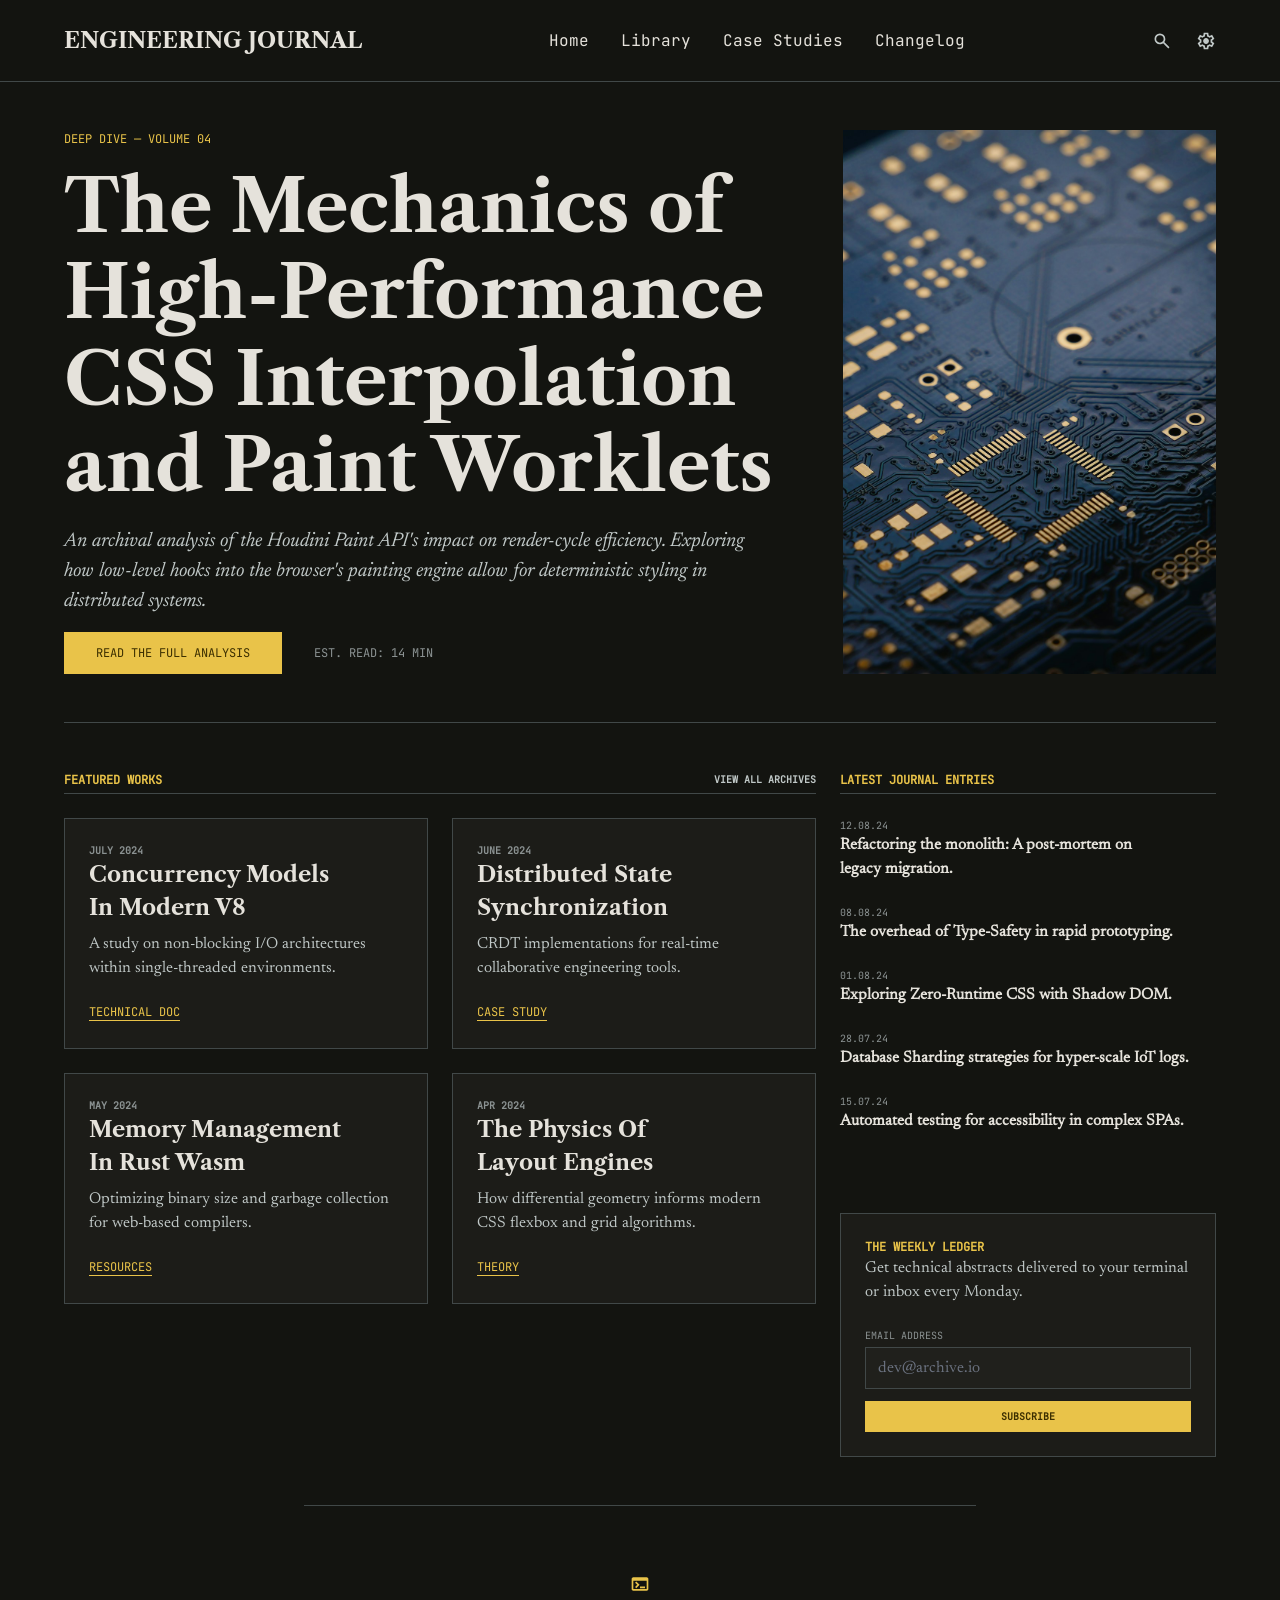
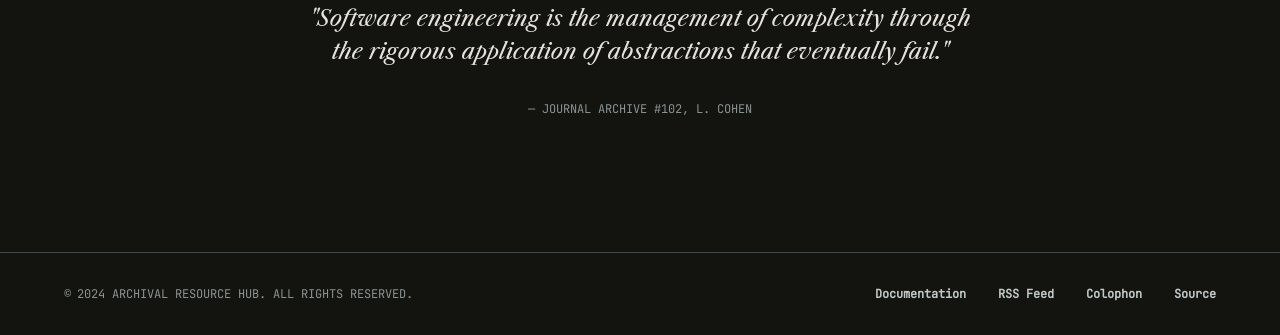
<file: index.html>
<!DOCTYPE html>
<html lang="en">

<head>
    <meta charset="UTF-8">
    <meta name="viewport" content="width=device-width, initial-scale=1.0">
    <title>Engineering Journal</title>
    <link rel="stylesheet" href="css/styles.css">
    <script src="js/main.js" defer></script>
</head>

<body>
    <nav class="nav" aria-label="Primary navigation">
        <a href="#" class="nav__brand">engineering journal</a>
        <button id="navToggle" class="nav__toggle" aria-expanded="false" aria-controls="navMenu"
            aria-label="Open navigation menu">
            <svg viewBox="0 0 100 100" aria-hidden="true">
                <rect class="line top" width="80" height="10" x="10" y="25" rx="5">
                </rect>
                <rect class="line middle" width="80" height="10" x="10" y="45" rx="5">
                </rect>
                <rect class="line bottom" width="80" height="10" x="10" y="65" rx="5">
                </rect>
            </svg>
        </button>
        <div id="navMenu" class="nav__body" aria-hidden="true">
            <ul class="nav__list">
                <li class="nav__item"><a href="" class="nav__link">home</a></li>
                <li class="nav__item"><a href="" class="nav__link">library</a></li>
                <li class="nav__item"><a href="" class="nav__link">case studies</a></li>
                <li class="nav__item"><a href="" class="nav__link">changelog</a></li>
            </ul>
            <div class="nav__icons">
                <button class="nav__icon nav__icon--search" aria-label="Search">
                    <svg xmlns="http://www.w3.org/2000/svg" viewBox="0 -960 960 960" aria-hidden="true">
                        <path
                            d="M784-120 532-372q-30 24-69 38t-83 14q-109 0-184.5-75.5T120-580q0-109 75.5-184.5T380-840q109 0 184.5 75.5T640-580q0 44-14 83t-38 69l252 252-56 56ZM380-400q75 0 127.5-52.5T560-580q0-75-52.5-127.5T380-760q-75 0-127.5 52.5T200-580q0 75 52.5 127.5T380-400Z" />
                    </svg>
                </button>
                <button class="nav__icon nav__icon--settings" aria-label="Settings">
                    <svg xmlns="http://www.w3.org/2000/svg" viewBox="0 -960 960 960" aria-hidden="true">
                        <path
                            d="m370-80-16-128q-13-5-24.5-12T307-235l-119 50L78-375l103-78q-1-7-1-13.5v-27q0-6.5 1-13.5L78-585l110-190 119 50q11-8 23-15t24-12l16-128h220l16 128q13 5 24.5 12t22.5 15l119-50 110 190-103 78q1 7 1 13.5v27q0 6.5-2 13.5l103 78-110 190-118-50q-11 8-23 15t-24 12L590-80H370Zm70-80h79l14-106q31-8 57.5-23.5T639-327l99 41 39-68-86-65q5-14 7-29.5t2-31.5q0-16-2-31.5t-7-29.5l86-65-39-68-99 42q-22-23-48.5-38.5T533-694l-13-106h-79l-14 106q-31 8-57.5 23.5T321-633l-99-41-39 68 86 64q-5 15-7 30t-2 32q0 16 2 31t7 30l-86 65 39 68 99-42q22 23 48.5 38.5T427-266l13 106Zm42-180q58 0 99-41t41-99q0-58-41-99t-99-41q-59 0-99.5 41T342-480q0 58 40.5 99t99.5 41Zm-2-140Z" />
                    </svg>
                </button>
            </div>
        </div>
    </nav>
    <main class="content">
        <div class="hero">
            <div class="hero__content">
                <p class="hero__eyebrow">deep dive — volume 04</p>
                <p class="hero__heading">The Mechanics of
                    High-Performance
                    CSS Interpolation
                    and Paint Worklets</p>
                <p class="hero__quote">An archival analysis of the Houdini Paint API's impact on render-cycle
                    efficiency. Exploring
                    how low-level hooks into the browser's painting engine allow for deterministic styling in
                    distributed systems.</p>
                <div class="hero__callout">
                    <button class="hero__callout-btn">read the full analysis</button>
                    <p class="hero__callout-text">est. read: 14 min</p>
                </div>
            </div>
            <div class="hero__image-container">
                <img src="/assets/images/circuit-board.jpg" class="hero__image" alt="Circuit Board">
            </div>
        </div>

        <div class="main-content">
            <div class="main-content__intro">
                <h2 class="main-content__intro-heading">featured works</h2>
                <a href="" class="main-content__intro-link">view all archives</a>
            </div>
            <div class="main-content__cards">
                <div class="main-content__card">
                    <p class="main-content__card-date">july 2024</p>
                    <h2 class="main-content__card-heading">concurrency models in modern v8</h2>
                    <p class="main-content__card-description">A study on non-blocking I/O architectures
                        within single-threaded environments.</p>
                    <a href="" class="main-content__card-link">technical doc</a>
                </div>
                <div class="main-content__card">
                    <p class="main-content__card-date">june 2024</p>
                    <h2 class="main-content__card-heading">distributed state synchronization</h2>
                    <p class="main-content__card-description">CRDT implementations for real-time
                        collaborative engineering tools.</p>
                    <a href="" class="main-content__card-link">case study</a>
                </div>
                <div class="main-content__card">
                    <p class="main-content__card-date">may 2024</p>
                    <h2 class="main-content__card-heading">memory management in rust <span>wasm</span></h2>
                    <p class="main-content__card-description">Optimizing binary size and garbage
                        collection for web-based compilers.</p>
                    <a href="" class="main-content__card-link">resources</a>
                </div>
                <div class="main-content__card">
                    <p class="main-content__card-date">apr 2024</p>
                    <h2 class="main-content__card-heading">the physics of layout engines</h2>
                    <p class="main-content__card-description">How differential geometry informs modern
                        CSS flexbox and grid algorithms.</p>
                    <a href="" class="main-content__card-link">theory</a>
                </div>
            </div>
            <div class="main-content__journal-intro">
                <h2 class="main-content__journal-heading">latest journal entries</h2>
            </div>
            <div class="main-content__aside">
                <div class="main-content__journal-entries">
                    <div class="journal-entry">
                        <p class="journal-entry__date">12.08.24</p>
                        <p class="journal-entry__text">Refactoring the monolith: A post-mortem on legacy
                            migration.</p>
                    </div>
                    <div class="journal-entry">
                        <p class="journal-entry__date">08.08.24</p>
                        <p class="journal-entry__text">The overhead of Type-Safety in rapid prototyping.</p>
                    </div>
                    <div class="journal-entry">
                        <p class="journal-entry__date">01.08.24</p>
                        <p class="journal-entry__text">Exploring Zero-Runtime CSS with Shadow DOM.</p>
                    </div>
                    <div class="journal-entry">
                        <p class="journal-entry__date">28.07.24</p>
                        <p class="journal-entry__text">Database Sharding strategies for hyper-scale IoT
                            logs.</p>
                    </div>
                    <div class="journal-entry">
                        <p class="journal-entry__date">15.07.24</p>
                        <p class="journal-entry__text">Automated testing for accessibility in complex
                            SPAs.</p>
                    </div>
                </div>
                <div class="main-content__subscription-box">
                    <h2 class="main-content__subscription-heading">the weekly ledger</h2>
                    <p class="main-content__subscription-description">Get technical abstracts delivered to your terminal
                        or
                        inbox every Monday.</p>
                    <form class="main-content__subscription-form">
                        <div class="main-content__subscription-field-group">
                            <label for="subscription-email" class="main-content__subscription-label">email
                                address</label>
                            <input id="subscription-email" type="email" class="main-content__subscription-field"
                                placeholder="dev@archive.io">
                        </div>
                        <button class="main-content__subscription-button">subscribe</button>
                    </form>
                </div>
            </div>
        </div>

        <div class="quote">
            <svg viewBox="0 -960 960 960" class="quote__icon">
                <path
                    d="M160-160q-33 0-56.5-23.5T80-240v-480q0-33 23.5-56.5T160-800h640q33 0 56.5 23.5T880-720v480q0 33-23.5 56.5T800-160H160Zm0-80h640v-400H160v400Zm140-40-56-56 103-104-104-104 57-56 160 160-160 160Zm180 0v-80h240v80H480Z" />
            </svg>
            <blockquote class="quote__text">"Software engineering is the management of
                complexity through the rigorous application of
                abstractions that eventually fail."</blockquote>
            <p class="quote__cite">— journal archive #102, l. cohen</p>
        </div>
    </main>
    <footer class="footer">
        <div class="footer__copyright-notice">
            <p class="footer__copyright-text"><span class="footer__copyright-icon">&copy;</span>2024 archival resource
                hub. all rights reserved.</p>
        </div>
        <ul class="footer__links">
            <li class="footer__link"><a href="">documentation</a></li>
            <li class="footer__link"><a href=""><span>rss</span> feed</a></li>
            <li class="footer__link"><a href="">colophon</a></li>
            <li class="footer__link"><a href="">source</a></li>
        </ul>
    </footer>
</body>

</html>
</file>
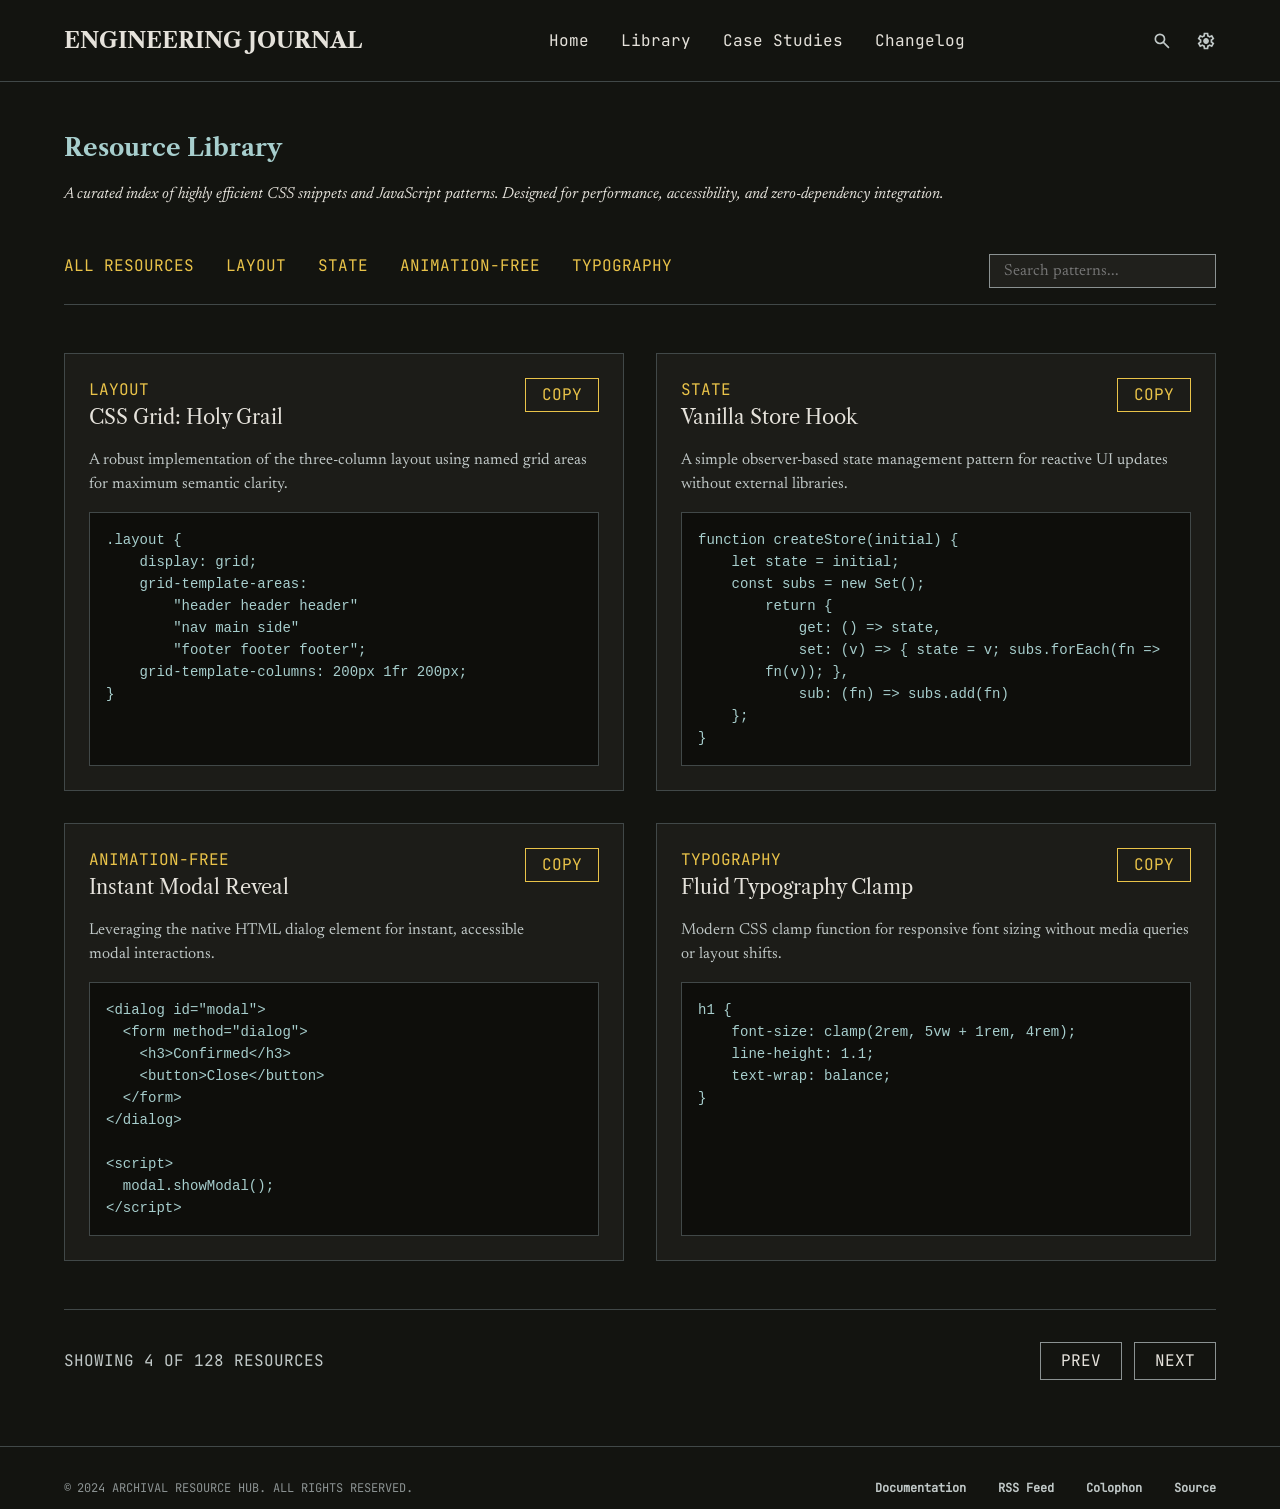
<file: pages/library.html>
<!DOCTYPE html>
<html lang="en">

<head>
    <meta charset="UTF-8">
    <meta name="viewport" content="width=device-width, initial-scale=1.0">
    <title>Engineering Journal</title>
    <link rel="stylesheet" href="../css/styles.css">
    <script src="../js/main.js" defer></script>
</head>

<body>
    <nav class="nav" aria-label="Primary navigation">
        <a href="#" class="nav__brand">engineering journal</a>
        <button id="navToggle" class="nav__toggle" aria-expanded="false" aria-controls="navMenu"
            aria-label="Open navigation menu">
            <svg viewBox="0 0 100 100" aria-hidden="true">
                <rect class="line top" width="80" height="10" x="10" y="25" rx="5">
                </rect>
                <rect class="line middle" width="80" height="10" x="10" y="45" rx="5">
                </rect>
                <rect class="line bottom" width="80" height="10" x="10" y="65" rx="5">
                </rect>
            </svg>
        </button>
        <div id="navMenu" class="nav__body" aria-hidden="true">
            <ul class="nav__list">
                <li class="nav__item"><a href="" class="nav__link">home</a></li>
                <li class="nav__item"><a href="" class="nav__link">library</a></li>
                <li class="nav__item"><a href="" class="nav__link">case studies</a></li>
                <li class="nav__item"><a href="" class="nav__link">changelog</a></li>
            </ul>
            <div class="nav__icons">
                <button class="nav__icon nav__icon--search" aria-label="Search">
                    <svg xmlns="http://www.w3.org/2000/svg" viewBox="0 -960 960 960" aria-hidden="true">
                        <path
                            d="M784-120 532-372q-30 24-69 38t-83 14q-109 0-184.5-75.5T120-580q0-109 75.5-184.5T380-840q109 0 184.5 75.5T640-580q0 44-14 83t-38 69l252 252-56 56ZM380-400q75 0 127.5-52.5T560-580q0-75-52.5-127.5T380-760q-75 0-127.5 52.5T200-580q0 75 52.5 127.5T380-400Z" />
                    </svg>
                </button>
                <button class="nav__icon nav__icon--settings" aria-label="Settings">
                    <svg xmlns="http://www.w3.org/2000/svg" viewBox="0 -960 960 960" aria-hidden="true">
                        <path
                            d="m370-80-16-128q-13-5-24.5-12T307-235l-119 50L78-375l103-78q-1-7-1-13.5v-27q0-6.5 1-13.5L78-585l110-190 119 50q11-8 23-15t24-12l16-128h220l16 128q13 5 24.5 12t22.5 15l119-50 110 190-103 78q1 7 1 13.5v27q0 6.5-2 13.5l103 78-110 190-118-50q-11 8-23 15t-24 12L590-80H370Zm70-80h79l14-106q31-8 57.5-23.5T639-327l99 41 39-68-86-65q5-14 7-29.5t2-31.5q0-16-2-31.5t-7-29.5l86-65-39-68-99 42q-22-23-48.5-38.5T533-694l-13-106h-79l-14 106q-31 8-57.5 23.5T321-633l-99-41-39 68 86 64q-5 15-7 30t-2 32q0 16 2 31t7 30l-86 65 39 68 99-42q22 23 48.5 38.5T427-266l13 106Zm42-180q58 0 99-41t41-99q0-58-41-99t-99-41q-59 0-99.5 41T342-480q0 58 40.5 99t99.5 41Zm-2-140Z" />
                    </svg>
                </button>
            </div>
        </div>
    </nav>

    <main class="content">
        <div class="library-intro">
            <h1 class="library-intro__heading">Resource Library</h1>
            <p class="library-intro__text">A curated index of highly efficient <span class="text-uppercase">CSS</span>
                snippets and JavaScript patterns. Designed for performance,
                accessibility, and zero-dependency integration.
            </p>
        </div>


        <div class="search-filters">
            <ul class="search-filters__buttons" aria-label="Filter resources">
                <li class="search-filters__item">
                    <button class="search-filters__button text-uppercase">All Resources</button>
                </li>
                <li class="search-filters__item">
                    <button class="search-filters__button text-uppercase">Layout</button>
                </li>
                <li class="search-filters__item">
                    <button class="search-filters__button text-uppercase">State</button>
                </li>
                <li class="search-filters__item">
                    <button class="search-filters__button text-uppercase">Animation-Free</button>
                </li>
                <li class="search-filters__item">
                    <button class="search-filters__button text-uppercase">Typography</button>
                </li>
            </ul>

            <div class="search-filters__search-box">
                <form role="search">
                    <input type="search" name="q" id="search-query" class="search-filters__input"
                        aria-label="Search entries" placeholder="Search patterns...">
                </form>
            </div>
        </div>


        <div class="library-resources">
            <div class="resources-card">
                <div class="resources-card__header">
                    <div class="resources-card__header-content">
                        <p class="resources-card__category">Layout</p>
                        <h2 class="resources-card__heading"><span class="text-uppercase">Css</span> Grid:
                            Holy Grail</h2>
                    </div>
                    <button class="resources-card__button">Copy</button>
                </div>
                <p class="resources-card__description">A robust implementation of the three-column layout using named
                    grid areas for maximum semantic clarity.
                </p>
                <pre class="resources-card__code"><code>.layout {
    display: grid;
    grid-template-areas: 
        "header header header"
        "nav main side"
        "footer footer footer";
    grid-template-columns: 200px 1fr 200px;
}</code></pre>
            </div>

            <div class="resources-card">
                <div class="resources-card__header">
                    <div class="resources-card__header-content">
                        <p class="resources-card__category">State</p>
                        <h2 class="resources-card__heading">Vanilla Store Hook</h2>
                    </div>
                    <button class="resources-card__button">Copy</button>
                </div>
                <p class="resources-card__description">
                    A simple observer-based state management pattern for reactive UI
                    updates without external libraries.
                </p>
                <pre class="resources-card__code"><code>function createStore(initial) {
    let state = initial;
    const subs = new Set();
        return {
            get: () => state,
            set: (v) => { state = v; subs.forEach(fn => 
        fn(v)); },
            sub: (fn) => subs.add(fn)
    };
}</code></pre>
            </div>

            <div class="resources-card">
                <div class="resources-card__header">
                    <div class="resources-card__header-content">
                        <p class="resources-card__category">Animation-Free</p>
                        <h2 class="resources-card__heading">Instant Modal Reveal</h2>
                    </div>
                    <button class="resources-card__button">Copy</button>
                </div>
                <p class="resources-card__description">
                    Leveraging the native HTML dialog element for instant, accessible
                    modal interactions.
                </p>
                <pre class="resources-card__code"><code>&lt;dialog id="modal"&gt;
  &lt;form method="dialog"&gt;
    &lt;h3&gt;Confirmed&lt;/h3&gt;
    &lt;button&gt;Close&lt;/button&gt;
  &lt;/form&gt;
&lt;/dialog&gt;

&lt;script&gt;
  modal.showModal();
&lt;/script&gt;</code></pre>
            </div>

            <div class="resources-card">
                <div class="resources-card__header">
                    <div class="resources-card__header-content">
                        <p class="resources-card__category">Typography</p>
                        <h2 class="resources-card__heading">Fluid Typography Clamp</h2>
                    </div>
                    <button class="resources-card__button">Copy</button>
                </div>
                <p class="resources-card__description">
                    Modern CSS clamp function for responsive font sizing without media
                    queries or layout shifts.
                </p>
                <pre class="resources-card__code"><code>h1 {
    font-size: clamp(2rem, 5vw + 1rem, 4rem);
    line-height: 1.1;
    text-wrap: balance;
}</code></pre>
            </div>
        </div>


        <nav class="library-pagination" aria-label="Resource pagination">
            <div class="library-pagination__indicator">
                <p class="library-pagination__indicator-text">Showing 4 of 128 Resources</p>
            </div>

            <ul class="library-pagination__controls">
                <li class="library-pagination__item">
                    <button class="library-pagination__button">Prev</button>
                </li>
                <li class="library-pagination__item">
                    <button class="library-pagination__button">Next</button>
                </li>
            </ul>
        </nav>
    </main>


    <footer class="footer">
        <div class="footer__copyright-notice">
            <p class="footer__copyright-text"><span class="footer__copyright-icon">&copy;</span>2024 archival resource
                hub. all rights reserved.</p>
        </div>
        <ul class="footer__links">
            <li class="footer__link"><a href="">documentation</a></li>
            <li class="footer__link"><a href=""><span>rss</span> feed</a></li>
            <li class="footer__link"><a href="">colophon</a></li>
            <li class="footer__link"><a href="">source</a></li>
        </ul>
    </footer>
</body>

</html>
</file>
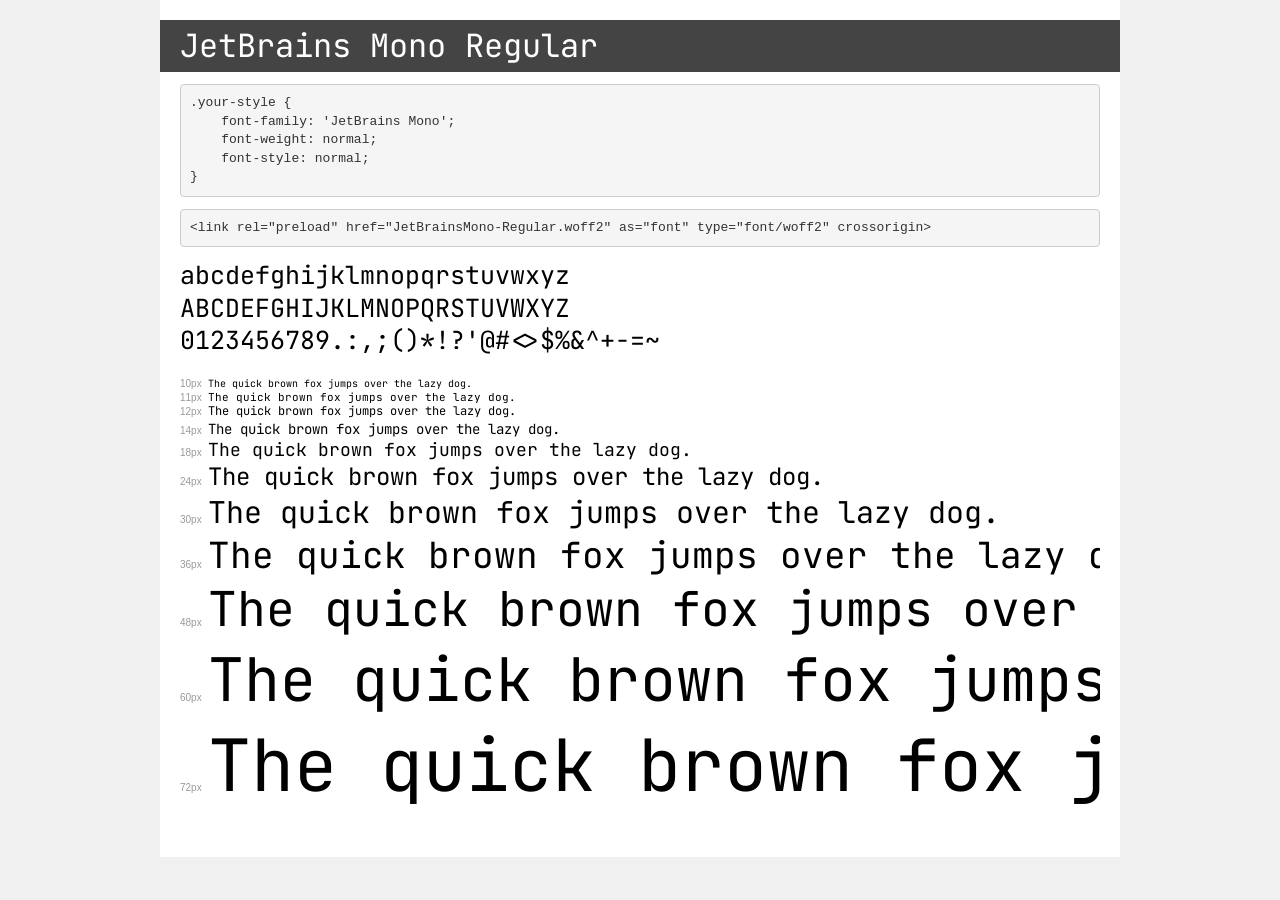
<file: assets/fonts/jetbrains-mono/demo.html>
<!DOCTYPE html>
<html lang="en">
<head>
    <meta charset="utf-8">
    <meta http-equiv="X-UA-Compatible" content="IE=edge">
    <meta name="viewport" content="width=device-width, initial-scale=1">
    <meta name="robots" content="noindex, noarchive">
    <meta name="format-detection" content="telephone=no">
    <title>Transfonter demo</title>
    <link href="stylesheet.css" rel="stylesheet">
    <style>
        /*
        http://meyerweb.com/eric/tools/css/reset/
        v2.0 | 20110126
        License: none (public domain)
        */
        html, body, div, span, applet, object, iframe,
        h1, h2, h3, h4, h5, h6, p, blockquote, pre,
        a, abbr, acronym, address, big, cite, code,
        del, dfn, em, img, ins, kbd, q, s, samp,
        small, strike, strong, sub, sup, tt, var,
        b, u, i, center,
        dl, dt, dd, ol, ul, li,
        fieldset, form, label, legend,
        table, caption, tbody, tfoot, thead, tr, th, td,
        article, aside, canvas, details, embed,
        figure, figcaption, footer, header, hgroup,
        menu, nav, output, ruby, section, summary,
        time, mark, audio, video {
            margin: 0;
            padding: 0;
            border: 0;
            font-size: 100%;
            font: inherit;
            vertical-align: baseline;
        }
        /* HTML5 display-role reset for older browsers */
        article, aside, details, figcaption, figure,
        footer, header, hgroup, menu, nav, section {
            display: block;
        }
        body {
            line-height: 1;
        }
        ol, ul {
            list-style: none;
        }
        blockquote, q {
            quotes: none;
        }
        blockquote:before, blockquote:after,
        q:before, q:after {
            content: '';
            content: none;
        }
        table {
            border-collapse: collapse;
            border-spacing: 0;
        }
        /* demo styles */
        body {
            background: #f0f0f0;
            color: #000;
        }
        .page {
            background: #fff;
            width: 920px;
            margin: 0 auto;
            padding: 20px 20px 0 20px;
            overflow: hidden;
        }
        .font-container {
            overflow-x: auto;
            overflow-y: hidden;
            margin-bottom: 40px;
            line-height: 1.3;
            white-space: nowrap;
            padding-bottom: 5px;
        }
        h1 {
            position: relative;
            background: #444;
            font-size: 32px;
            color: #fff;
            padding: 10px 20px;
            margin: 0 -20px 12px -20px;
        }
        .letters {
            font-size: 25px;
            margin-bottom: 20px;
        }
        .s10:before {
            content: '10px';
        }
        .s11:before {
            content: '11px';
        }
        .s12:before {
            content: '12px';
        }
        .s14:before {
            content: '14px';
        }
        .s18:before {
            content: '18px';
        }
        .s24:before {
            content: '24px';
        }
        .s30:before {
            content: '30px';
        }
        .s36:before {
            content: '36px';
        }
        .s48:before {
            content: '48px';
        }
        .s60:before {
            content: '60px';
        }
        .s72:before {
            content: '72px';
        }
        .s10:before, .s11:before, .s12:before, .s14:before,
        .s18:before, .s24:before, .s30:before, .s36:before,
        .s48:before, .s60:before, .s72:before {
            font-family: Arial, sans-serif;
            font-size: 10px;
            font-weight: normal;
            font-style: normal;
            color: #999;
            padding-right: 6px;
        }
        pre {
            display: block;
            padding: 9px;
            margin: 0 0 12px;
            font-family: Monaco, Menlo, Consolas, "Courier New", monospace;
            font-size: 13px;
            line-height: 1.428571429;
            color: #333;
            font-weight: normal;
            font-style: normal;
            background-color: #f5f5f5;
            border: 1px solid #ccc;
            overflow-x: auto;
            border-radius: 4px;
        }
        /* responsive */
        @media (max-width: 959px) {
            .page {
                width: auto;
                margin: 0;
            }
        }
    </style>
</head>
<body>
<div class="page">
    <div class="demo">
        <h1 style="font-family: 'JetBrains Mono'; font-weight: normal; font-style: normal;">JetBrains Mono Regular</h1>
        <pre title="Usage">.your-style {
    font-family: 'JetBrains Mono';
    font-weight: normal;
    font-style: normal;
}</pre>
        <pre title="Preload (optional)">
&lt;link rel=&quot;preload&quot; href=&quot;JetBrainsMono-Regular.woff2&quot; as=&quot;font&quot; type=&quot;font/woff2&quot; crossorigin&gt;</pre>
        <div class="font-container" style="font-family: 'JetBrains Mono'; font-weight: normal; font-style: normal;">
            <p class="letters">
                abcdefghijklmnopqrstuvwxyz<br>
ABCDEFGHIJKLMNOPQRSTUVWXYZ<br>
                0123456789.:,;()*!?'@#&lt;&gt;$%&^+-=~
            </p>
            <p class="s10" style="font-size: 10px;">The quick brown fox jumps over the lazy dog.</p>
            <p class="s11" style="font-size: 11px;">The quick brown fox jumps over the lazy dog.</p>
            <p class="s12" style="font-size: 12px;">The quick brown fox jumps over the lazy dog.</p>
            <p class="s14" style="font-size: 14px;">The quick brown fox jumps over the lazy dog.</p>
            <p class="s18" style="font-size: 18px;">The quick brown fox jumps over the lazy dog.</p>
            <p class="s24" style="font-size: 24px;">The quick brown fox jumps over the lazy dog.</p>
            <p class="s30" style="font-size: 30px;">The quick brown fox jumps over the lazy dog.</p>
            <p class="s36" style="font-size: 36px;">The quick brown fox jumps over the lazy dog.</p>
            <p class="s48" style="font-size: 48px;">The quick brown fox jumps over the lazy dog.</p>
            <p class="s60" style="font-size: 60px;">The quick brown fox jumps over the lazy dog.</p>
            <p class="s72" style="font-size: 72px;">The quick brown fox jumps over the lazy dog.</p>
        </div>
    </div>

</div>
</body>
</html>
</file>
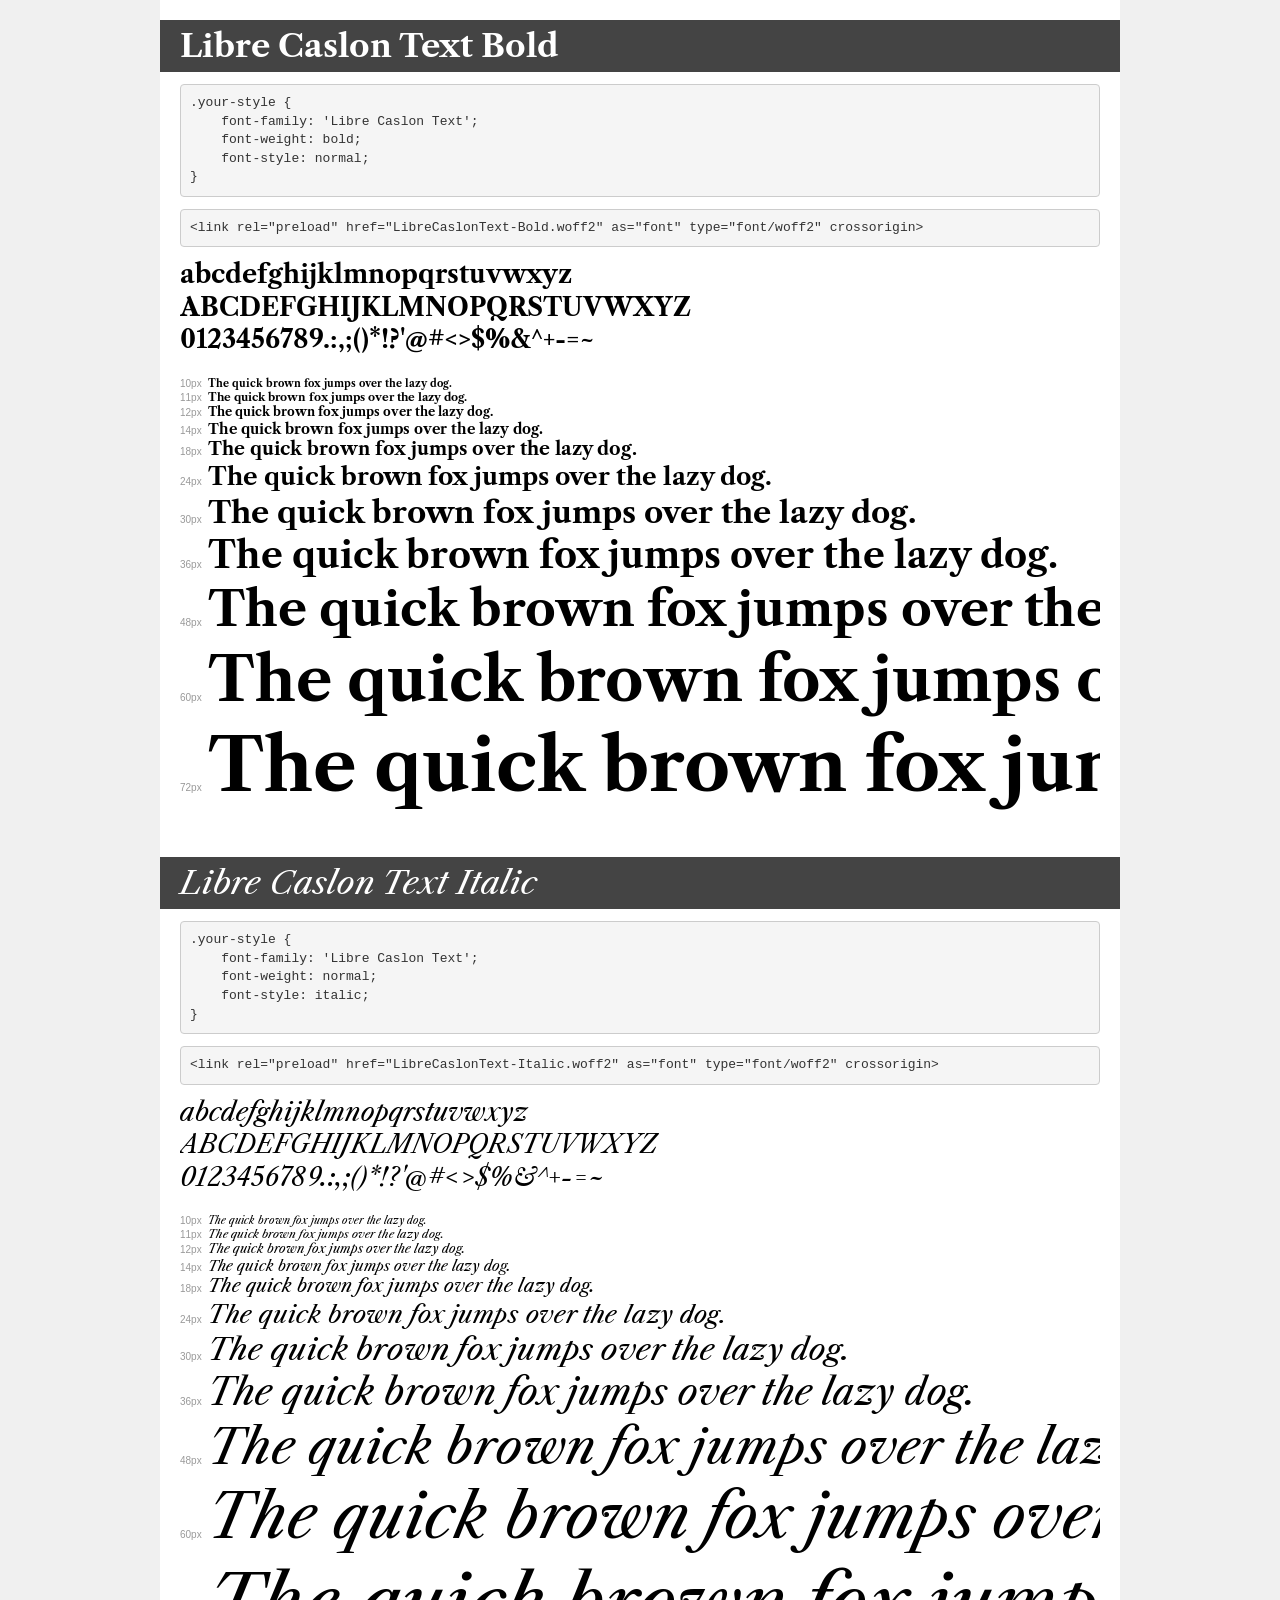
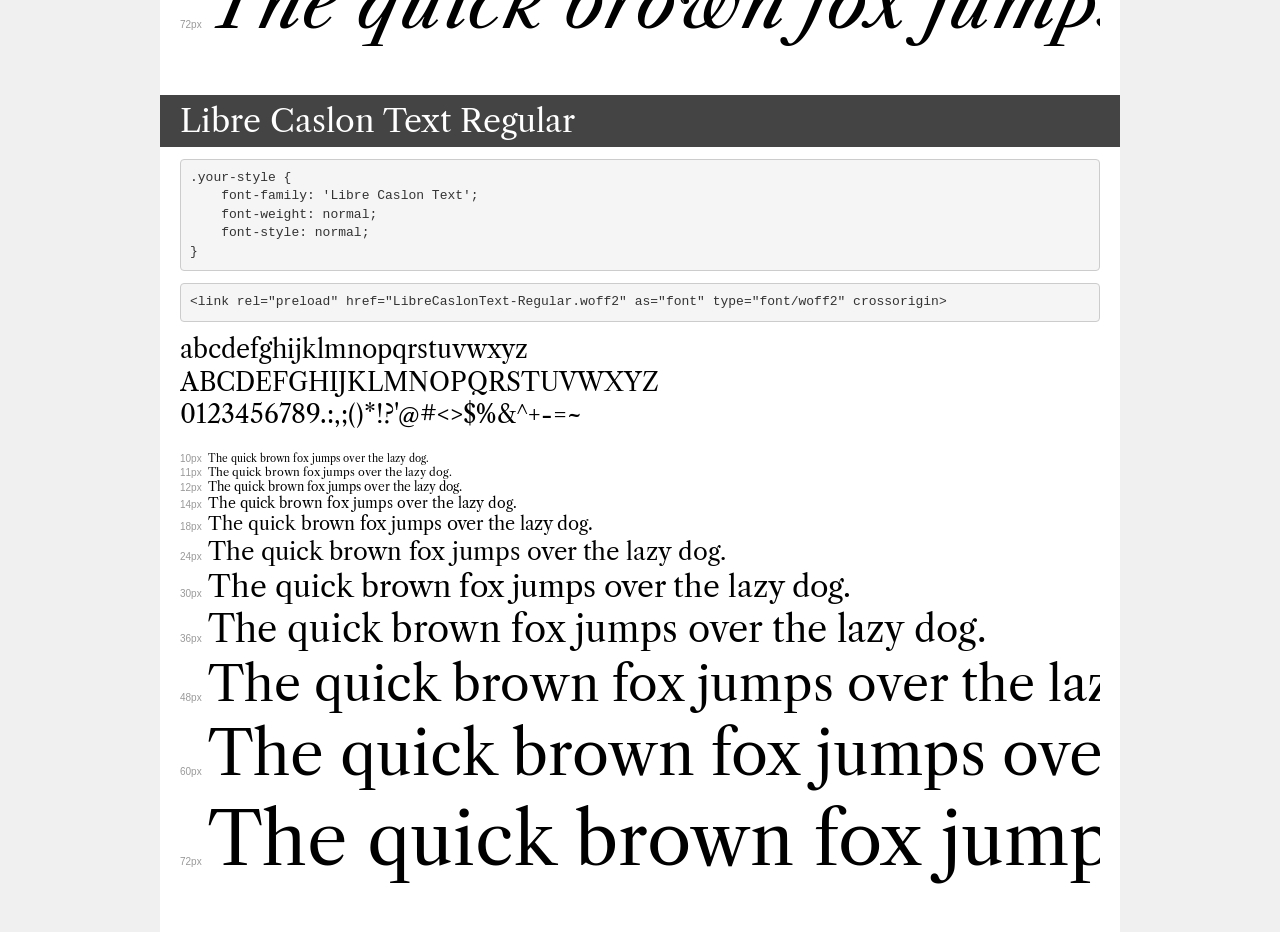
<file: assets/fonts/libre-caslon/demo.html>
<!DOCTYPE html>
<html lang="en">
<head>
    <meta charset="utf-8">
    <meta http-equiv="X-UA-Compatible" content="IE=edge">
    <meta name="viewport" content="width=device-width, initial-scale=1">
    <meta name="robots" content="noindex, noarchive">
    <meta name="format-detection" content="telephone=no">
    <title>Transfonter demo</title>
    <link href="stylesheet.css" rel="stylesheet">
    <style>
        /*
        http://meyerweb.com/eric/tools/css/reset/
        v2.0 | 20110126
        License: none (public domain)
        */
        html, body, div, span, applet, object, iframe,
        h1, h2, h3, h4, h5, h6, p, blockquote, pre,
        a, abbr, acronym, address, big, cite, code,
        del, dfn, em, img, ins, kbd, q, s, samp,
        small, strike, strong, sub, sup, tt, var,
        b, u, i, center,
        dl, dt, dd, ol, ul, li,
        fieldset, form, label, legend,
        table, caption, tbody, tfoot, thead, tr, th, td,
        article, aside, canvas, details, embed,
        figure, figcaption, footer, header, hgroup,
        menu, nav, output, ruby, section, summary,
        time, mark, audio, video {
            margin: 0;
            padding: 0;
            border: 0;
            font-size: 100%;
            font: inherit;
            vertical-align: baseline;
        }
        /* HTML5 display-role reset for older browsers */
        article, aside, details, figcaption, figure,
        footer, header, hgroup, menu, nav, section {
            display: block;
        }
        body {
            line-height: 1;
        }
        ol, ul {
            list-style: none;
        }
        blockquote, q {
            quotes: none;
        }
        blockquote:before, blockquote:after,
        q:before, q:after {
            content: '';
            content: none;
        }
        table {
            border-collapse: collapse;
            border-spacing: 0;
        }
        /* demo styles */
        body {
            background: #f0f0f0;
            color: #000;
        }
        .page {
            background: #fff;
            width: 920px;
            margin: 0 auto;
            padding: 20px 20px 0 20px;
            overflow: hidden;
        }
        .font-container {
            overflow-x: auto;
            overflow-y: hidden;
            margin-bottom: 40px;
            line-height: 1.3;
            white-space: nowrap;
            padding-bottom: 5px;
        }
        h1 {
            position: relative;
            background: #444;
            font-size: 32px;
            color: #fff;
            padding: 10px 20px;
            margin: 0 -20px 12px -20px;
        }
        .letters {
            font-size: 25px;
            margin-bottom: 20px;
        }
        .s10:before {
            content: '10px';
        }
        .s11:before {
            content: '11px';
        }
        .s12:before {
            content: '12px';
        }
        .s14:before {
            content: '14px';
        }
        .s18:before {
            content: '18px';
        }
        .s24:before {
            content: '24px';
        }
        .s30:before {
            content: '30px';
        }
        .s36:before {
            content: '36px';
        }
        .s48:before {
            content: '48px';
        }
        .s60:before {
            content: '60px';
        }
        .s72:before {
            content: '72px';
        }
        .s10:before, .s11:before, .s12:before, .s14:before,
        .s18:before, .s24:before, .s30:before, .s36:before,
        .s48:before, .s60:before, .s72:before {
            font-family: Arial, sans-serif;
            font-size: 10px;
            font-weight: normal;
            font-style: normal;
            color: #999;
            padding-right: 6px;
        }
        pre {
            display: block;
            padding: 9px;
            margin: 0 0 12px;
            font-family: Monaco, Menlo, Consolas, "Courier New", monospace;
            font-size: 13px;
            line-height: 1.428571429;
            color: #333;
            font-weight: normal;
            font-style: normal;
            background-color: #f5f5f5;
            border: 1px solid #ccc;
            overflow-x: auto;
            border-radius: 4px;
        }
        /* responsive */
        @media (max-width: 959px) {
            .page {
                width: auto;
                margin: 0;
            }
        }
    </style>
</head>
<body>
<div class="page">
    <div class="demo">
        <h1 style="font-family: 'Libre Caslon Text'; font-weight: bold; font-style: normal;">Libre Caslon Text Bold</h1>
        <pre title="Usage">.your-style {
    font-family: 'Libre Caslon Text';
    font-weight: bold;
    font-style: normal;
}</pre>
        <pre title="Preload (optional)">
&lt;link rel=&quot;preload&quot; href=&quot;LibreCaslonText-Bold.woff2&quot; as=&quot;font&quot; type=&quot;font/woff2&quot; crossorigin&gt;</pre>
        <div class="font-container" style="font-family: 'Libre Caslon Text'; font-weight: bold; font-style: normal;">
            <p class="letters">
                abcdefghijklmnopqrstuvwxyz<br>
ABCDEFGHIJKLMNOPQRSTUVWXYZ<br>
                0123456789.:,;()*!?'@#&lt;&gt;$%&^+-=~
            </p>
            <p class="s10" style="font-size: 10px;">The quick brown fox jumps over the lazy dog.</p>
            <p class="s11" style="font-size: 11px;">The quick brown fox jumps over the lazy dog.</p>
            <p class="s12" style="font-size: 12px;">The quick brown fox jumps over the lazy dog.</p>
            <p class="s14" style="font-size: 14px;">The quick brown fox jumps over the lazy dog.</p>
            <p class="s18" style="font-size: 18px;">The quick brown fox jumps over the lazy dog.</p>
            <p class="s24" style="font-size: 24px;">The quick brown fox jumps over the lazy dog.</p>
            <p class="s30" style="font-size: 30px;">The quick brown fox jumps over the lazy dog.</p>
            <p class="s36" style="font-size: 36px;">The quick brown fox jumps over the lazy dog.</p>
            <p class="s48" style="font-size: 48px;">The quick brown fox jumps over the lazy dog.</p>
            <p class="s60" style="font-size: 60px;">The quick brown fox jumps over the lazy dog.</p>
            <p class="s72" style="font-size: 72px;">The quick brown fox jumps over the lazy dog.</p>
        </div>
    </div>

    <div class="demo">
        <h1 style="font-family: 'Libre Caslon Text'; font-weight: normal; font-style: italic;">Libre Caslon Text Italic</h1>
        <pre title="Usage">.your-style {
    font-family: 'Libre Caslon Text';
    font-weight: normal;
    font-style: italic;
}</pre>
        <pre title="Preload (optional)">
&lt;link rel=&quot;preload&quot; href=&quot;LibreCaslonText-Italic.woff2&quot; as=&quot;font&quot; type=&quot;font/woff2&quot; crossorigin&gt;</pre>
        <div class="font-container" style="font-family: 'Libre Caslon Text'; font-weight: normal; font-style: italic;">
            <p class="letters">
                abcdefghijklmnopqrstuvwxyz<br>
ABCDEFGHIJKLMNOPQRSTUVWXYZ<br>
                0123456789.:,;()*!?'@#&lt;&gt;$%&^+-=~
            </p>
            <p class="s10" style="font-size: 10px;">The quick brown fox jumps over the lazy dog.</p>
            <p class="s11" style="font-size: 11px;">The quick brown fox jumps over the lazy dog.</p>
            <p class="s12" style="font-size: 12px;">The quick brown fox jumps over the lazy dog.</p>
            <p class="s14" style="font-size: 14px;">The quick brown fox jumps over the lazy dog.</p>
            <p class="s18" style="font-size: 18px;">The quick brown fox jumps over the lazy dog.</p>
            <p class="s24" style="font-size: 24px;">The quick brown fox jumps over the lazy dog.</p>
            <p class="s30" style="font-size: 30px;">The quick brown fox jumps over the lazy dog.</p>
            <p class="s36" style="font-size: 36px;">The quick brown fox jumps over the lazy dog.</p>
            <p class="s48" style="font-size: 48px;">The quick brown fox jumps over the lazy dog.</p>
            <p class="s60" style="font-size: 60px;">The quick brown fox jumps over the lazy dog.</p>
            <p class="s72" style="font-size: 72px;">The quick brown fox jumps over the lazy dog.</p>
        </div>
    </div>

    <div class="demo">
        <h1 style="font-family: 'Libre Caslon Text'; font-weight: normal; font-style: normal;">Libre Caslon Text Regular</h1>
        <pre title="Usage">.your-style {
    font-family: 'Libre Caslon Text';
    font-weight: normal;
    font-style: normal;
}</pre>
        <pre title="Preload (optional)">
&lt;link rel=&quot;preload&quot; href=&quot;LibreCaslonText-Regular.woff2&quot; as=&quot;font&quot; type=&quot;font/woff2&quot; crossorigin&gt;</pre>
        <div class="font-container" style="font-family: 'Libre Caslon Text'; font-weight: normal; font-style: normal;">
            <p class="letters">
                abcdefghijklmnopqrstuvwxyz<br>
ABCDEFGHIJKLMNOPQRSTUVWXYZ<br>
                0123456789.:,;()*!?'@#&lt;&gt;$%&^+-=~
            </p>
            <p class="s10" style="font-size: 10px;">The quick brown fox jumps over the lazy dog.</p>
            <p class="s11" style="font-size: 11px;">The quick brown fox jumps over the lazy dog.</p>
            <p class="s12" style="font-size: 12px;">The quick brown fox jumps over the lazy dog.</p>
            <p class="s14" style="font-size: 14px;">The quick brown fox jumps over the lazy dog.</p>
            <p class="s18" style="font-size: 18px;">The quick brown fox jumps over the lazy dog.</p>
            <p class="s24" style="font-size: 24px;">The quick brown fox jumps over the lazy dog.</p>
            <p class="s30" style="font-size: 30px;">The quick brown fox jumps over the lazy dog.</p>
            <p class="s36" style="font-size: 36px;">The quick brown fox jumps over the lazy dog.</p>
            <p class="s48" style="font-size: 48px;">The quick brown fox jumps over the lazy dog.</p>
            <p class="s60" style="font-size: 60px;">The quick brown fox jumps over the lazy dog.</p>
            <p class="s72" style="font-size: 72px;">The quick brown fox jumps over the lazy dog.</p>
        </div>
    </div>

</div>
</body>
</html>
</file>
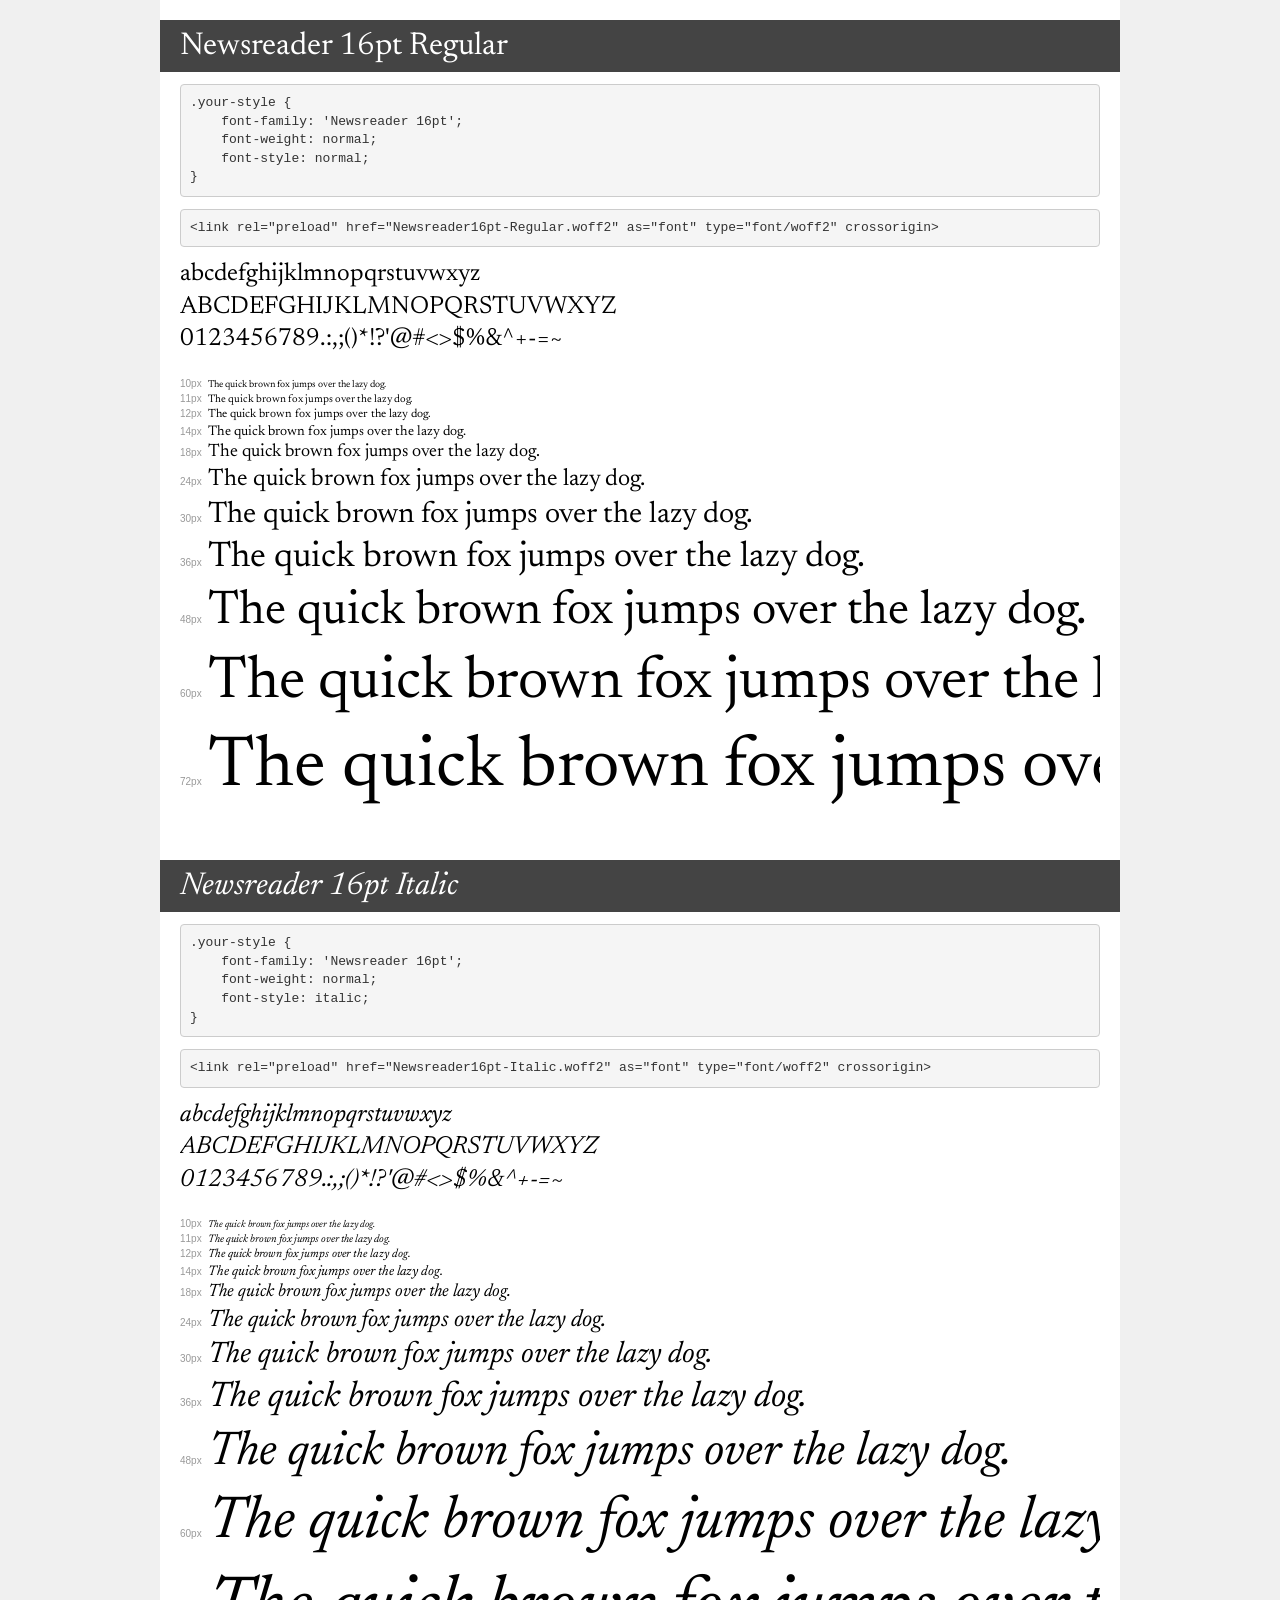
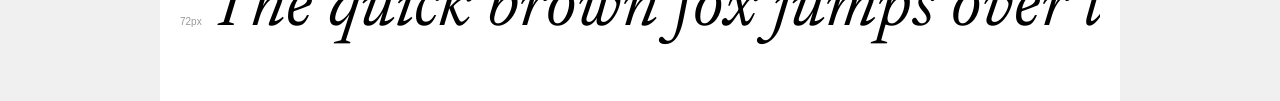
<file: assets/fonts/newsreader/demo.html>
<!DOCTYPE html>
<html lang="en">
<head>
    <meta charset="utf-8">
    <meta http-equiv="X-UA-Compatible" content="IE=edge">
    <meta name="viewport" content="width=device-width, initial-scale=1">
    <meta name="robots" content="noindex, noarchive">
    <meta name="format-detection" content="telephone=no">
    <title>Transfonter demo</title>
    <link href="stylesheet.css" rel="stylesheet">
    <style>
        /*
        http://meyerweb.com/eric/tools/css/reset/
        v2.0 | 20110126
        License: none (public domain)
        */
        html, body, div, span, applet, object, iframe,
        h1, h2, h3, h4, h5, h6, p, blockquote, pre,
        a, abbr, acronym, address, big, cite, code,
        del, dfn, em, img, ins, kbd, q, s, samp,
        small, strike, strong, sub, sup, tt, var,
        b, u, i, center,
        dl, dt, dd, ol, ul, li,
        fieldset, form, label, legend,
        table, caption, tbody, tfoot, thead, tr, th, td,
        article, aside, canvas, details, embed,
        figure, figcaption, footer, header, hgroup,
        menu, nav, output, ruby, section, summary,
        time, mark, audio, video {
            margin: 0;
            padding: 0;
            border: 0;
            font-size: 100%;
            font: inherit;
            vertical-align: baseline;
        }
        /* HTML5 display-role reset for older browsers */
        article, aside, details, figcaption, figure,
        footer, header, hgroup, menu, nav, section {
            display: block;
        }
        body {
            line-height: 1;
        }
        ol, ul {
            list-style: none;
        }
        blockquote, q {
            quotes: none;
        }
        blockquote:before, blockquote:after,
        q:before, q:after {
            content: '';
            content: none;
        }
        table {
            border-collapse: collapse;
            border-spacing: 0;
        }
        /* demo styles */
        body {
            background: #f0f0f0;
            color: #000;
        }
        .page {
            background: #fff;
            width: 920px;
            margin: 0 auto;
            padding: 20px 20px 0 20px;
            overflow: hidden;
        }
        .font-container {
            overflow-x: auto;
            overflow-y: hidden;
            margin-bottom: 40px;
            line-height: 1.3;
            white-space: nowrap;
            padding-bottom: 5px;
        }
        h1 {
            position: relative;
            background: #444;
            font-size: 32px;
            color: #fff;
            padding: 10px 20px;
            margin: 0 -20px 12px -20px;
        }
        .letters {
            font-size: 25px;
            margin-bottom: 20px;
        }
        .s10:before {
            content: '10px';
        }
        .s11:before {
            content: '11px';
        }
        .s12:before {
            content: '12px';
        }
        .s14:before {
            content: '14px';
        }
        .s18:before {
            content: '18px';
        }
        .s24:before {
            content: '24px';
        }
        .s30:before {
            content: '30px';
        }
        .s36:before {
            content: '36px';
        }
        .s48:before {
            content: '48px';
        }
        .s60:before {
            content: '60px';
        }
        .s72:before {
            content: '72px';
        }
        .s10:before, .s11:before, .s12:before, .s14:before,
        .s18:before, .s24:before, .s30:before, .s36:before,
        .s48:before, .s60:before, .s72:before {
            font-family: Arial, sans-serif;
            font-size: 10px;
            font-weight: normal;
            font-style: normal;
            color: #999;
            padding-right: 6px;
        }
        pre {
            display: block;
            padding: 9px;
            margin: 0 0 12px;
            font-family: Monaco, Menlo, Consolas, "Courier New", monospace;
            font-size: 13px;
            line-height: 1.428571429;
            color: #333;
            font-weight: normal;
            font-style: normal;
            background-color: #f5f5f5;
            border: 1px solid #ccc;
            overflow-x: auto;
            border-radius: 4px;
        }
        /* responsive */
        @media (max-width: 959px) {
            .page {
                width: auto;
                margin: 0;
            }
        }
    </style>
</head>
<body>
<div class="page">
    <div class="demo">
        <h1 style="font-family: 'Newsreader 16pt'; font-weight: normal; font-style: normal;">Newsreader 16pt Regular</h1>
        <pre title="Usage">.your-style {
    font-family: 'Newsreader 16pt';
    font-weight: normal;
    font-style: normal;
}</pre>
        <pre title="Preload (optional)">
&lt;link rel=&quot;preload&quot; href=&quot;Newsreader16pt-Regular.woff2&quot; as=&quot;font&quot; type=&quot;font/woff2&quot; crossorigin&gt;</pre>
        <div class="font-container" style="font-family: 'Newsreader 16pt'; font-weight: normal; font-style: normal;">
            <p class="letters">
                abcdefghijklmnopqrstuvwxyz<br>
ABCDEFGHIJKLMNOPQRSTUVWXYZ<br>
                0123456789.:,;()*!?'@#&lt;&gt;$%&^+-=~
            </p>
            <p class="s10" style="font-size: 10px;">The quick brown fox jumps over the lazy dog.</p>
            <p class="s11" style="font-size: 11px;">The quick brown fox jumps over the lazy dog.</p>
            <p class="s12" style="font-size: 12px;">The quick brown fox jumps over the lazy dog.</p>
            <p class="s14" style="font-size: 14px;">The quick brown fox jumps over the lazy dog.</p>
            <p class="s18" style="font-size: 18px;">The quick brown fox jumps over the lazy dog.</p>
            <p class="s24" style="font-size: 24px;">The quick brown fox jumps over the lazy dog.</p>
            <p class="s30" style="font-size: 30px;">The quick brown fox jumps over the lazy dog.</p>
            <p class="s36" style="font-size: 36px;">The quick brown fox jumps over the lazy dog.</p>
            <p class="s48" style="font-size: 48px;">The quick brown fox jumps over the lazy dog.</p>
            <p class="s60" style="font-size: 60px;">The quick brown fox jumps over the lazy dog.</p>
            <p class="s72" style="font-size: 72px;">The quick brown fox jumps over the lazy dog.</p>
        </div>
    </div>

    <div class="demo">
        <h1 style="font-family: 'Newsreader 16pt'; font-weight: normal; font-style: italic;">Newsreader 16pt Italic</h1>
        <pre title="Usage">.your-style {
    font-family: 'Newsreader 16pt';
    font-weight: normal;
    font-style: italic;
}</pre>
        <pre title="Preload (optional)">
&lt;link rel=&quot;preload&quot; href=&quot;Newsreader16pt-Italic.woff2&quot; as=&quot;font&quot; type=&quot;font/woff2&quot; crossorigin&gt;</pre>
        <div class="font-container" style="font-family: 'Newsreader 16pt'; font-weight: normal; font-style: italic;">
            <p class="letters">
                abcdefghijklmnopqrstuvwxyz<br>
ABCDEFGHIJKLMNOPQRSTUVWXYZ<br>
                0123456789.:,;()*!?'@#&lt;&gt;$%&^+-=~
            </p>
            <p class="s10" style="font-size: 10px;">The quick brown fox jumps over the lazy dog.</p>
            <p class="s11" style="font-size: 11px;">The quick brown fox jumps over the lazy dog.</p>
            <p class="s12" style="font-size: 12px;">The quick brown fox jumps over the lazy dog.</p>
            <p class="s14" style="font-size: 14px;">The quick brown fox jumps over the lazy dog.</p>
            <p class="s18" style="font-size: 18px;">The quick brown fox jumps over the lazy dog.</p>
            <p class="s24" style="font-size: 24px;">The quick brown fox jumps over the lazy dog.</p>
            <p class="s30" style="font-size: 30px;">The quick brown fox jumps over the lazy dog.</p>
            <p class="s36" style="font-size: 36px;">The quick brown fox jumps over the lazy dog.</p>
            <p class="s48" style="font-size: 48px;">The quick brown fox jumps over the lazy dog.</p>
            <p class="s60" style="font-size: 60px;">The quick brown fox jumps over the lazy dog.</p>
            <p class="s72" style="font-size: 72px;">The quick brown fox jumps over the lazy dog.</p>
        </div>
    </div>

</div>
</body>
</html>
</file>
<file: css/styles.css>
@font-face {
  font-family: "JetBrains Mono";
  src:
    url("../assets/fonts/jetbrains-mono/JetBrainsMono-Regular.woff2")
      format("woff2"),
    url("../assets/fonts/jetbrains-mono/JetBrainsMono-Regular.woff")
      format("woff");
  font-weight: normal;
  font-style: normal;
  font-display: swap;
}

@font-face {
  font-family: "Libre Caslon Text";
  src:
    url("../assets/fonts/libre-caslon/LibreCaslonText-Bold.woff2")
      format("woff2"),
    url("../assets/fonts/libre-caslon/LibreCaslonText-Bold.woff") format("woff");
  font-weight: bold;
  font-style: normal;
  font-display: swap;
}

@font-face {
  font-family: "Libre Caslon Text";
  src:
    url("../assets/fonts/libre-caslon/LibreCaslonText-Italic.woff2")
      format("woff2"),
    url("../assets/fonts/libre-caslon/LibreCaslonText-Italic.woff")
      format("woff");
  font-weight: normal;
  font-style: italic;
  font-display: swap;
}

@font-face {
  font-family: "Libre Caslon Text";
  src:
    url("../assets/fonts/libre-caslon/LibreCaslonText-Regular.woff2")
      format("woff2"),
    url("../assets/fonts/libre-caslon/LibreCaslonText-Regular.woff")
      format("woff");
  font-weight: normal;
  font-style: normal;
  font-display: swap;
}

@font-face {
  font-family: "Newsreader 16pt";
  src:
    url("../assets/fonts/newsreader/Newsreader16pt-Regular.woff2")
      format("woff2"),
    url("../assets/fonts/newsreader/Newsreader16pt-Regular.woff") format("woff");
  font-weight: normal;
  font-style: normal;
  font-display: swap;
}

@font-face {
  font-family: "Newsreader 16pt";
  src:
    url("../assets/fonts/newsreader/Newsreader16pt-Italic.woff2")
      format("woff2"),
    url("../assets/fonts/newsreader/Newsreader16pt-Italic.woff") format("woff");
  font-weight: normal;
  font-style: italic;
  font-display: swap;
}

:root {
  /* Colors */
  --color-primary-300: #20201c;
  --color-primary-400: #1c1c18;
  --color-primary-500: #131410;
  --color-primary-600: #0e0e0b;
  --color-secondary-200: #e5e2db;
  --color-secondary-300: #c0c8c7;
  --color-secondary-400: #a7cecd;
  --color-secondary-500: #8b9292;
  --color-secondary-600: #8e8d8c;
  --color-secondary-700: #6b7280;
  --color-secondary-800: #414848;
  --color-accent-500: #e9c349;
  --color-accent-900: #3c2f00;
  --color-accent-hover: #cba93e;

  /* Typography */
  --font-family-body: "Newsreader 16pt", serif;
  --font-family-heading: "Libre Caslon Text", serif;
  --font-family-mono: "JetBrains Mono", monospace;

  --font-size-2xs: 0.625rem; /* 10px */
  --font-size-xs: 0.75rem; /* 12px */
  --font-size-sm: 0.8125rem; /* 13px */
  --font-size-md: 0.875rem; /* 14px */
  --font-size-base: 1rem; /* 16px */
  --font-size-lg: 1.125rem; /* 18px */
  --font-size-xl: 1.25rem; /* 20px */
  --font-size-2xl: 1.375rem; /* 22px */
  --font-size-3xl: 1.5rem; /* 24px */
  --font-size-4xl: 1.75rem; /* 28px */
  --font-size-5xl: 1.875rem; /* 30px */
  --font-size-6xl: 2rem; /* 32px */
  --font-size-7xl: 2.5rem; /* 40px */
  --font-size-8xl: 2.625rem; /* 42px */
  --font-size-9xl: 4.5rem; /* 72px */
}

/* Base font size */
html {
  font-size: 16px;
}

/* CSS Reset */
*,
*::before,
*::after {
  box-sizing: border-box;
}
* {
  margin: 0;
  padding: 0;
}
@media (prefers-reduced-motion: no-preference) {
  html {
    interpolate-size: allow-keywords;
  }
}
body {
  line-height: 1.5;
  -webkit-font-smoothing: antialiased;
}
img,
picture,
video,
canvas,
svg {
  display: block;
  max-width: 100%;
}
input,
button,
textarea,
select {
  font: inherit;
}
p,
h1,
h2,
h3,
h4,
h5,
h6 {
  overflow-wrap: break-word;
}
p {
  text-wrap: pretty;
}
h1,
h2,
h3,
h4,
h5,
h6 {
  text-wrap: balance;
}

html,
body {
  height: 100%;
}

body {
  background-color: var(--color-primary-500);
  color: var(--color-secondary-200);
  font-family: var(--font-family-body);
}

/* ===== NAV ===== */

.nav {
  display: flex;
  align-items: center;
  justify-content: space-between;
  background-color: var(--color-primary-500);
  padding: 24px;
  border-bottom: 1px solid var(--color-secondary-800);
  position: relative;
}

.nav__brand {
  font-size: clamp(
    var(--font-size-lg),
    calc(var(--font-size-lg) + 4 * ((100vw - 320px) / 580)),
    var(--font-size-2xl)
  );
  font-family: var(--font-family-heading);
  text-decoration: none;
  text-transform: uppercase;
  color: var(--color-secondary-200);
  font-weight: bold;
}

.nav__toggle {
  background-color: var(--color-primary-500);
  color: var(--color-secondary-200);
  border: none;
  padding: 4px 6px;
  cursor: pointer;
}

.nav__toggle:hover {
  color: var(--color-accent-500);
}

.nav__toggle svg {
  width: 24px;
  fill: currentColor;
}

.nav__list {
  list-style: none;
  font-family: var(--font-family-mono);
  display: flex;
  flex-direction: column;
  gap: 24px;
}

.nav__link {
  font-size: var(--font-size-3xl);
  text-decoration: none;
  color: inherit;
  text-transform: capitalize;
}

.nav__item {
  padding: 0 26px;
  position: relative;
}

.nav__item:hover {
  color: var(--color-accent-500);
}

.nav__item:hover::before {
  content: "";
  position: absolute;
  inset: 0;
  width: 2px;
  background-color: var(--color-accent-500);
}

.nav__icon {
  background-color: transparent;
  color: var(--color-secondary-300);
  border: none;
  cursor: pointer;
  flex-shrink: 0;
}

.nav__icon:hover {
  color: var(--color-accent-500);
}

.nav__icons {
  display: flex;
  margin-left: 24px;
  gap: 24px;
}

.nav__icon svg {
  width: 24px;
  fill: currentColor;
}

.nav__body {
  display: none;
  flex-direction: column;
  gap: 32px;
  position: absolute;
  background-color: var(--color-primary-500);
  bottom: -333px;
  left: 0;
  right: 0;
  padding: 30px 24px;
  z-index: 999;
}

/* ----- Hamburger Toggle ----- */
.nav__body.is-open {
  display: flex;
}

.nav__toggle.is-open .top {
  y: 45;
  rotate: 45deg;
}

.nav__toggle.is-open .middle {
  opacity: 0;
}

.nav__toggle.is-open .bottom {
  y: 45;
  rotate: -45deg;
}

.line {
  transform-origin: center;
}

/* ==========================
   PAGE: INDEX
   ========================== */
/* ===== MAIN ===== */
.content {
  background-color: var(--color-primary-500);
  padding: 48px 24px 66px;
  display: flex;
  flex-direction: column;
  gap: 48px;
  max-width: 1280px;
  margin-inline: auto;
}

/* ----- Hero ----- */
.hero {
  display: grid;
  grid-template-columns: 2fr 1fr;
  padding: 0 0 48px 0;
  gap: 32px;
  border-bottom: 1px solid var(--color-secondary-800);
}

.hero > * {
  grid-column: 1 / -1;
}

.hero__eyebrow {
  font-family: var(--font-family-mono);
  font-size: var(--font-size-xs);
  text-transform: uppercase;
  color: var(--color-accent-500);
}

.hero__heading {
  font-size: clamp(
    var(--font-size-6xl),
    calc(var(--font-size-6xl) + 40 * ((100vw - 320px) / 580)),
    var(--font-size-9xl)
  );
  font-family: var(--font-family-heading);
  line-height: 1.2;
  font-weight: 600;
}

.hero__quote {
  font-size: var(--font-size-lg);
  font-style: italic;
  color: var(--color-secondary-300);
}

.hero__callout {
  display: flex;
  align-items: center;
  gap: 32px;
}

.hero__callout-btn {
  font-size: var(--font-size-xs);
  font-family: var(--font-family-mono);
  background-color: var(--color-accent-500);
  border: 0;
  text-transform: uppercase;
  color: var(--color-accent-900);
  padding: 12px 32px;
}

.hero__callout-text {
  font-size: var(--font-size-xs);
  font-family: var(--font-family-mono);
  color: var(--color-secondary-500);
  text-transform: uppercase;
}

.hero__content {
  display: flex;
  flex-direction: column;
  gap: 16px;
}

.hero__image {
  object-fit: cover;
  height: 100%;
}

/* ----- Main Content ----- */
.main-content {
  display: grid;
  grid-template-columns: 2fr 1fr;
  gap: 24px;
}

.main-content > * {
  grid-column: 1 / -1;
}

.main-content__intro {
  font-family: var(--font-family-mono);
  border-bottom: 1px solid var(--color-secondary-800);
  display: flex;
  justify-content: space-between;
  align-items: center;
  padding-bottom: 4px;
}

.main-content__intro-heading {
  font-size: var(--font-size-xs);
  text-transform: uppercase;
  color: var(--color-accent-500);
}

.main-content__intro-link {
  font-size: var(--font-size-2xs);
  text-transform: uppercase;
  color: var(--color-secondary-300);
  text-decoration: none;
  font-weight: 600;
}

/* ----- Main Content Cards ----- */
.main-content__cards {
  display: grid;
  grid-template-columns: 1fr 1fr;
  gap: 24px;
}

.main-content__cards > * {
  grid-column: 1 / -1;
}

.main-content__card {
  border: 1px solid var(--color-secondary-800);
  padding: 24px;
  background-color: var(--color-primary-400);
}

.main-content__card-date {
  font-family: var(--font-family-mono);
  font-size: var(--font-size-2xs);
  text-transform: uppercase;
  color: var(--color-secondary-500);
  font-weight: 600;
}

.main-content__card-heading {
  font-family: var(--font-family-heading);
  font-size: var(--font-size-2xl);
  text-transform: capitalize;
  color: var(--color-secondary-200);
  margin-bottom: 8px;
}

.main-content__card-description {
  font-size: var(--font-size-base);
  color: var(--color-secondary-300);
  margin-bottom: 20px;
}

.main-content__card-link {
  font-family: var(--font-family-mono);
  font-size: var(--font-size-xs);
  color: var(--color-accent-500);
  text-transform: uppercase;
  text-underline-offset: 4px;
}

/* ----- Aside ----- */
.main-content__aside {
  display: flex;
  flex-direction: column;
  gap: 24px;
}

.main-content__journal-entries {
  display: flex;
  flex-direction: column;
  gap: 24px;
}

.main-content__journal-intro {
  border-bottom: 1px solid var(--color-secondary-800);
}

.main-content__journal-heading {
  font-family: var(--font-family-mono);
  font-size: var(--font-size-xs);
  text-transform: uppercase;
  color: var(--color-accent-500);
}

.journal-entry__date {
  font-family: var(--font-family-mono);
  font-size: var(--font-size-2xs);
  color: var(--color-secondary-500);
}

.journal-entry__text {
  color: var(--color-secondary-200);
  font-weight: 600;
}

.main-content__subscription-box {
  background-color: var(--color-primary-400);
  border: 1px solid var(--color-secondary-800);
  padding: 24px;
  display: flex;
  flex-direction: column;
}

.main-content__subscription-form {
  display: flex;
  flex-direction: column;
}

.main-content__subscription-field-group {
  display: flex;
  flex-direction: column;
  margin-bottom: 12px;
  gap: 4px;
}

.main-content__subscription-heading {
  font-family: var(--font-family-mono);
  font-size: var(--font-size-xs);
  text-transform: uppercase;
  color: var(--color-accent-500);
}

.main-content__subscription-description {
  margin-bottom: 24px;
  color: var(--color-secondary-300);
}

.main-content__subscription-label {
  font-family: var(--font-family-mono);
  font-size: var(--font-size-2xs);
  text-transform: uppercase;
  color: var(--color-secondary-500);
}

.main-content__subscription-field {
  background-color: var(--color-primary-300);
  border: 1px solid var(--color-secondary-800);
  padding: 8px 12px;
  color: #fff;
}

.main-content__subscription-field::placeholder {
  color: var(--color-secondary-700);
}

.main-content__subscription-button {
  font-family: var(--font-family-mono);
  font-size: var(--font-size-2xs);
  color: var(--color-accent-900);
  text-transform: uppercase;
  background-color: var(--color-accent-500);
  border: none;
  padding: 8px;
  text-align: center;
  cursor: pointer;
  font-weight: 600;
}

/* ----- Quote Section ----- */
.quote {
  display: flex;
  flex-direction: column;
  align-items: center;
  text-align: center;
  border-top: 1px solid var(--color-secondary-800);
  padding: 68px 0;
  max-width: 672px;
  align-self: center;
}

.quote__icon {
  width: 20px;
  fill: var(--color-accent-500);
  margin-bottom: 8px;
}

.quote__text {
  font-size: var(--font-size-2xl);
  font-family: var(--font-family-heading);
  font-style: italic;
  margin-bottom: 32px;
}

.quote__cite {
  font-size: var(--font-size-xs);
  font-family: var(--font-family-mono);
  color: var(--color-secondary-500);
  text-transform: uppercase;
}

/* ==========================
   PAGE: Library
   ========================== */
/* ===== MAIN ===== */
/* ----- Library Intro ----- */
.library-intro {
  display: flex;
  flex-direction: column;
  gap: 16px;
}

.library-intro__heading {
  font-family: var(--font-family-heading);
  font-size: clamp(
    var(--font-size-base),
    calc(1rem + 8 * ((100vw - 320px) / 580)),
    var(--font-size-3xl)
  );
  text-transform: capitalize;
  color: var(--color-secondary-400);
}

.library-intro__text {
  font-style: italic;
}

/* ----- Search Filters ----- */
.search-filters {
  display: flex;
  flex-direction: column;
  gap: 6px;
  border-bottom: 1px solid var(--color-secondary-800);
  padding-bottom: 16px;
}

/* Buttons */
.search-filters__buttons {
  list-style-type: none;
  display: flex;
  justify-content: flex-start;
  gap: clamp(16px, calc(16px + 16 * ((100vw - 420px) / 520)), 32px);
}

.search-filters__button {
  font-family: var(--font-family-mono);
  font-size: clamp(
    var(--font-size-2xs),
    calc(var(--font-size-2xs) + 6 * ((100vw - 320px) / 580)),
    var(--font-size-base)
  );
  color: var(--color-accent-500);
  appearance: none;
  cursor: pointer;
  border: none;
  background: none;
  position: relative;
}

.search-filters__button:hover::before {
  content: "";
  inset: auto 0 -2px 0;
  height: 2px;
  position: absolute;
  background-color: var(--color-accent-hover);
}

/* Search Input */
.search-filters__input {
  appearance: none;
  font-size: clamp(
    var(--font-size-md),
    calc(var(--font-size-md) + 2 * ((100vw - 320px) / 580)),
    var(--font-size-base)
  );
  border: 1px solid var(--color-secondary-500);
  background-color: var(--color-primary-300);
  padding: 4px 14px;
  width: 100%;
  color: var(--color-secondary-600);
}

/* ----- Library Resources ----- */
.library-resources {
  display: grid;
  grid-template-columns: repeat(2, minmax(0, 1fr));
  gap: 32px;
}

.library-resources > * {
  grid-column: 1 / -1;
}

/* Card */
.resources-card {
  background-color: var(--color-primary-400);
  border: 1px solid var(--color-secondary-800);
  padding: 24px;
  display: flex;
  flex-direction: column;
  gap: 16px;
}

.resources-card__header {
  display: grid;
  grid-template-columns: 1fr 1fr;
}

.resources-card__header-content {
  display: flex;
  flex-direction: column;
}

.resources-card__category {
  font-family: var(--font-family-mono);
  font-size: clamp(
    var(--font-size-2xs),
    calc(var(--font-size-2xs) + 6 * ((100vw - 320px) / 580)),
    var(--font-size-base)
  );
  text-transform: uppercase;
  color: var(--color-accent-500);
}

.resources-card__heading {
  font-family: var(--font-family-heading);
  font-size: clamp(
    var(--font-size-base),
    calc(var(--font-size-base) + 4 * ((100vw - 320px) / 580)),
    var(--font-size-xl)
  );
  text-transform: capitalize;
  color: var(--color-secondary-200);
  font-weight: 500;
}

.resources-card__description {
  font-size: clamp(
    var(--font-size-md),
    calc(var(--font-size-md) + 2 * ((100vw - 320px) / 580)),
    var(--font-size-base)
  );
  color: var(--color-secondary-300);
}

.resources-card__code {
  font-family: var(--font-family-mono);
  font-size: clamp(
    var(--font-size-xs),
    calc(var(--font-size-xs) + 2 * ((100vw - 320px) / 580)),
    var(--font-size-md)
  );
  color: var(--color-secondary-400);
  overflow: auto;
  background-color: var(--color-primary-600);
  border: 1px solid var(--color-secondary-800);
  padding: 16px;
  flex: 1;
}

/* Card Button */
.resources-card__button {
  font-family: var(--font-family-mono);
  font-size: clamp(
    var(--font-size-2xs),
    calc(var(--font-size-2xs) + 6 * ((100vw - 320px) / 580)),
    var(--font-size-base)
  );
  color: var(--color-accent-500);
  text-transform: uppercase;
  background-color: transparent;
  border: 1px solid var(--color-accent-500);
  padding-block: 4px;
  padding-inline: clamp(
    var(--font-size-xs),
    calc(var(--font-size-xs) + 4 * ((100vw - 320px) / 580)),
    var(--font-size-base)
  );
  appearance: none;
  cursor: pointer;
  grid-column: 2;
  grid-row: 1;
  justify-self: end;
  align-self: start;
}

.resources-card__button:hover {
  background-color: var(--color-accent-500);
  color: var(--color-primary-600);
}

/* ----- Library Pagination ----- */
.library-pagination {
  display: flex;
  flex-direction: column;
  align-items: center;
  gap: 4px;
  border-top: 1px solid var(--color-secondary-800);
  padding-top: 32px;
}

.library-pagination__indicator-text {
  font-family: var(--font-family-mono);
  font-size: clamp(
    var(--font-size-2xs),
    calc(var(--font-size-2xs) + 6 * ((100vw - 320px) / 580)),
    var(--font-size-base)
  );
  text-transform: uppercase;
  color: var(--color-secondary-300);
}

/* Pagination Button */
.library-pagination__controls {
  list-style-type: none;
  display: flex;
  gap: 12px;
}

.library-pagination__button {
  font-family: var(--font-family-mono);
  font-size: clamp(
    var(--font-size-2xs),
    calc(var(--font-size-2xs) + 6 * ((100vw - 320px) / 580)),
    var(--font-size-base)
  );
  appearance: none;
  text-transform: uppercase;
  background-color: transparent;
  color: var(--color-secondary-200);
  border: 1px solid var(--color-secondary-500);
  padding-block: 6px;
  padding-inline: clamp(14px, calc(14px + 6 * ((100vw - 320px) / 580)), 20px);
  cursor: pointer;
}

.library-pagination__button:hover {
  background-color: var(--color-accent-500);
  border-color: var(--color-accent-500);
  color: var(--color-primary-600);
}

/* ===== FOOTER ===== */
.footer {
  font-family: var(--font-family-mono);
  background-color: var(--color-primary-500);
  border-top: 1px solid var(--color-secondary-800);
  display: flex;
  flex-direction: column;
  gap: 8px;
  padding: 32px 24px;
  align-items: center;
  text-align: center;
  font-size: var(--font-size-xs);
}

.footer__copyright-text {
  text-transform: uppercase;
  color: var(--color-secondary-500);
}

.footer__copyright-icon {
  margin-right: 6px;
}

.footer__links {
  display: flex;
  gap: 32px;
}

.footer__link {
  list-style-type: none;
  text-transform: capitalize;
}

.footer__link a {
  text-decoration: none;
  color: var(--color-secondary-300);
  cursor: pointer;
  font-weight: 600;
  position: relative;
}

.footer__link span {
  text-transform: uppercase;
}

.footer__link a:hover {
  color: var(--color-accent-hover);
}

.footer__link a:hover::before {
  content: "";
  inset: auto 0 -2px 0;
  height: 2px;
  position: absolute;
  background-color: var(--color-accent-hover);
}

@media (min-width: 900px) {
  /* Nav */
  .nav {
    justify-content: stretch;
    padding-inline: 64px;
  }

  .nav__toggle {
    display: none;
  }

  .nav__body {
    display: flex;
    position: static;
    flex-direction: row;
    padding: 0;
    flex: 1;
    gap: 0;
  }

  .nav__list {
    flex-direction: row;
    margin-inline: auto;
    gap: 32px;
  }

  .nav__link {
    font-size: var(--font-size-base);
  }

  .nav__item {
    padding: 0;
  }

  .nav__item:hover::before {
    top: auto;
    width: 100%;
    height: 2px;
  }

  .nav__icons {
    margin: 0;
  }

  .nav__icon svg {
    width: 20px;
  }

  /* Main */
  .content {
    padding-inline: 64px;
  }

  /* Footer */
  .footer {
    padding-inline: 64px;
  }

  /* ==========================
   PAGE: Library
   ========================== */
  /* ===== MAIN ===== */
  /* ----- Library Pagination ----- */
  .library-pagination {
    flex-direction: row;
    justify-content: space-between;
  }
}

@media (min-width: 960px) {
  /* ----- Search Filters ----- */
  .search-filters {
    flex-direction: row;
    justify-content: space-between;
  }
}

@media (min-width: 1250px) {
  /* Hero */
  .hero__quote {
    font-size: var(--font-size-xl);
  }

  .hero__content {
    grid-column: 1 / 2;
  }

  .hero__image-container {
    grid-column: 2;
  }

  /* Main */
  .main-content__intro {
    grid-column: 1 / 2;
    grid-row: 1;
  }

  .main-content__journal-intro {
    grid-column: 2;
    grid-row: 1;
  }

  /* Cards */
  .main-content__cards {
    grid-column: 1 / 2;
    align-self: start;
  }

  .main-content__card:nth-child(1) {
    grid-column: 1;
  }

  .main-content__card:nth-child(2) {
    grid-column: 2;
  }

  .main-content__card:nth-child(3) {
    grid-column: 1;
    grid-row: 2;
  }

  .main-content__card:nth-child(4) {
    grid-column: 2;
    grid-row: 2;
  }

  .main-content__aside {
    gap: 80px;
    grid-column: 2;
  }

  /* ----- Library Resources ----- */
  .resources-card:nth-child(1) {
    grid-column: 1;
  }

  .resources-card:nth-child(2) {
    grid-column: 2;
  }

  .resources-card:nth-child(3) {
    grid-column: 1;
  }

  .resources-card:nth-child(4) {
    grid-column: 2;
  }

  /* Footer */
  .footer {
    flex-direction: row;
    justify-content: space-between;
  }
}

/* UTILITY CLASSES  */
.text-uppercase {
  text-transform: uppercase !important;
}
.text-lowercase {
  text-transform: lowercase !important;
}
.text-capitalize {
  text-transform: capitalize !important;
}
.text-normal {
  text-transform: none !important;
}
</file>
<file: assets/fonts/jetbrains-mono/stylesheet.css>
@font-face {
    font-family: 'JetBrains Mono';
    src: url('JetBrainsMono-Regular.woff2') format('woff2'),
        url('JetBrainsMono-Regular.woff') format('woff');
    font-weight: normal;
    font-style: normal;
    font-display: swap;
}
</file>
<file: assets/fonts/libre-caslon/stylesheet.css>
@font-face {
    font-family: 'Libre Caslon Text';
    src: url('LibreCaslonText-Bold.woff2') format('woff2'),
        url('LibreCaslonText-Bold.woff') format('woff');
    font-weight: bold;
    font-style: normal;
    font-display: swap;
}

@font-face {
    font-family: 'Libre Caslon Text';
    src: url('LibreCaslonText-Italic.woff2') format('woff2'),
        url('LibreCaslonText-Italic.woff') format('woff');
    font-weight: normal;
    font-style: italic;
    font-display: swap;
}

@font-face {
    font-family: 'Libre Caslon Text';
    src: url('LibreCaslonText-Regular.woff2') format('woff2'),
        url('LibreCaslonText-Regular.woff') format('woff');
    font-weight: normal;
    font-style: normal;
    font-display: swap;
}
</file>
<file: assets/fonts/newsreader/stylesheet.css>
@font-face {
    font-family: 'Newsreader 16pt';
    src: url('Newsreader16pt-Regular.woff2') format('woff2'),
        url('Newsreader16pt-Regular.woff') format('woff');
    font-weight: normal;
    font-style: normal;
    font-display: swap;
}

@font-face {
    font-family: 'Newsreader 16pt';
    src: url('Newsreader16pt-Italic.woff2') format('woff2'),
        url('Newsreader16pt-Italic.woff') format('woff');
    font-weight: normal;
    font-style: italic;
    font-display: swap;
}
</file>
